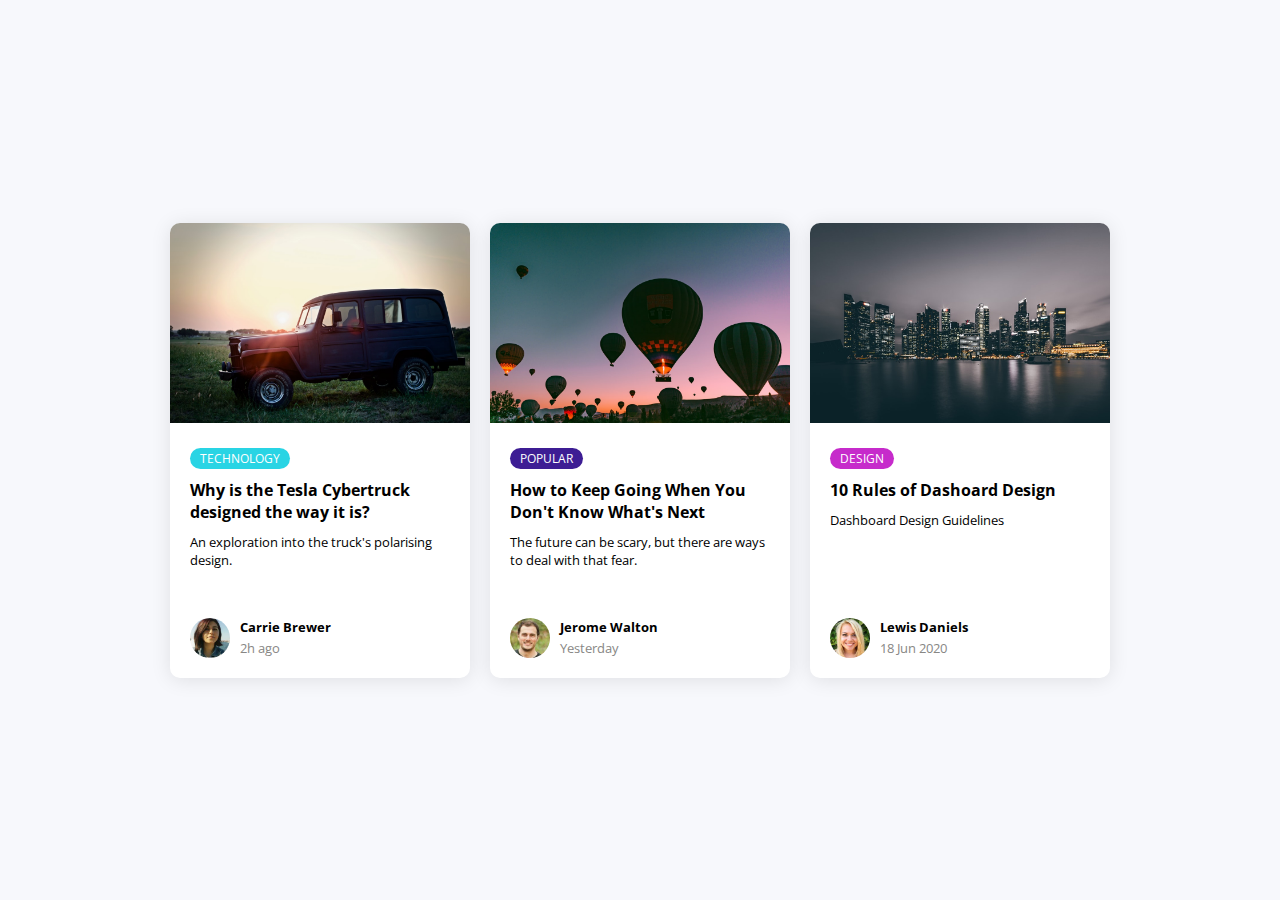
<file: 1_blog_cards/index.html>
<!DOCTYPE html>
<html lang="en">
  <head>
    <meta charset="UTF-8" />
    <meta name="viewport" content="width=device-width, initial-scale=1.0" />
    <link rel="stylesheet" href="style.css" />
    <title>Blog Cards</title>
  </head>
  <body>
    <div class="container">
      <div class="card">
        <div class="card-header"><img src="./images/rover.jpeg" alt="" /></div>
        <div class="card-body">
          <span class="tag tag-teal">Technology</span>
          <h4>Why is the Tesla Cybertruck designed the way it is?</h4>
          <p>An exploration into the truck's polarising design.</p>
          <div class="user">
            <img src="./images/user-1.jpg" alt="" />
            <div class="user-info">
              <h5>Carrie Brewer</h5>
              <small>2h ago</small>
            </div>
          </div>
        </div>
      </div>

      <div class="card">
        <div class="card-header">
          <img src="./images/ballons.jpeg" alt="" />
        </div>
        <div class="card-body">
          <span class="tag tag-purple">Popular</span>
          <h4>How to Keep Going When You Don't Know What's Next</h4>
          <p>
            The future can be scary, but there are ways to deal with that fear.
          </p>
          <div class="user">
            <img src="./images/user-2.jpg" alt="" />
            <div class="user-info">
              <h5>Jerome Walton</h5>
              <small>Yesterday</small>
            </div>
          </div>
        </div>
      </div>

      <div class="card">
        <div class="card-header"><img src="./images/city.jpeg" alt="" /></div>
        <div class="card-body">
          <span class="tag tag-pink">Design</span>
          <h4>10 Rules of Dashoard Design</h4>
          <p>Dashboard Design Guidelines</p>
          <div class="user">
            <img src="./images/user-3.jpg" alt="" />
            <div class="user-info">
              <h5>Lewis Daniels</h5>
              <small>18 Jun 2020</small>
            </div>
          </div>
        </div>
      </div>
    </div>
  </body>
</html>
</file>
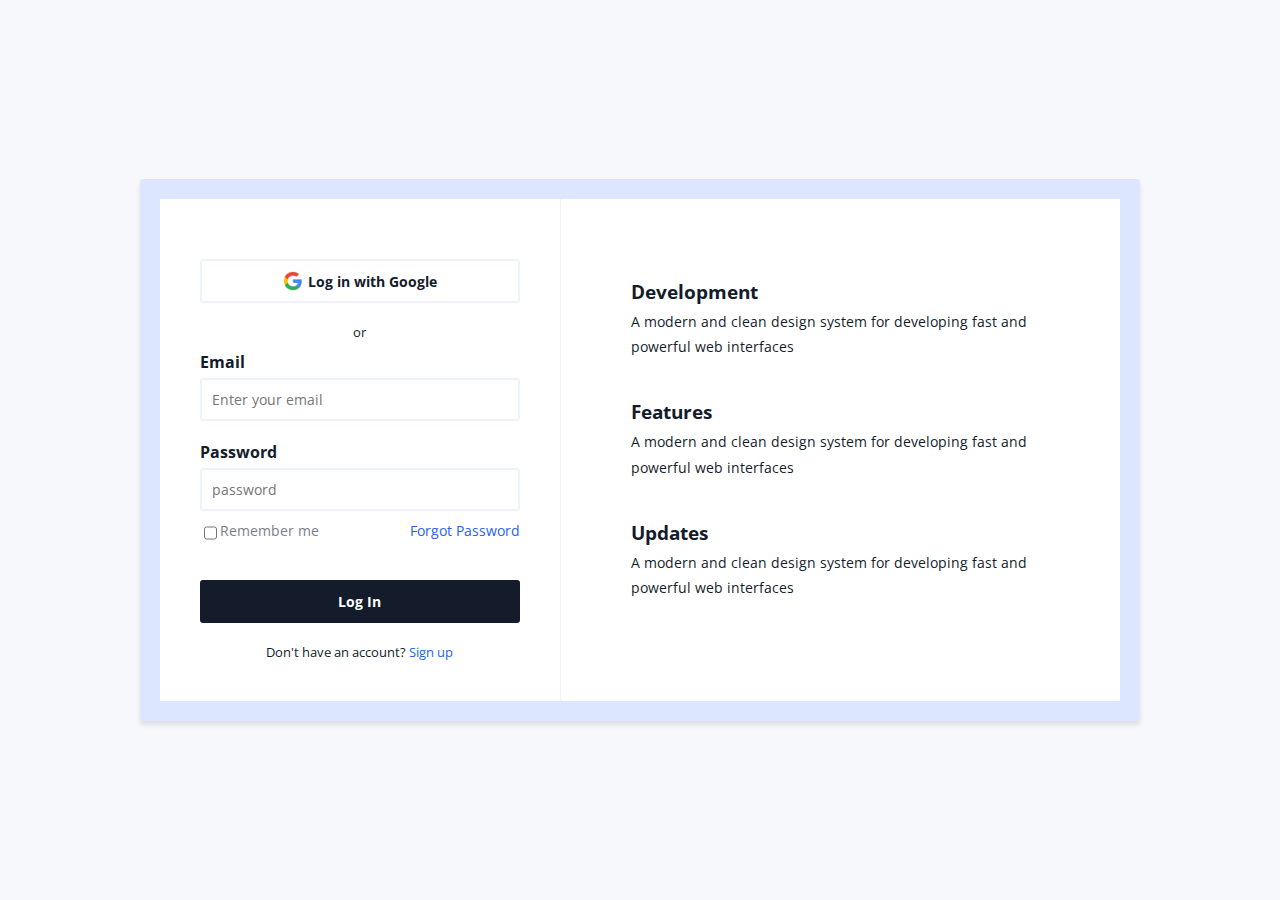
<file: 2_login/index.html>
<!DOCTYPE html>
<html lang="en">
  <head>
    <meta charset="UTF-8" />
    <meta name="viewport" content="width=device-width, initial-scale=1.0" />
    <link
      rel="stylesheet"
      href="https://cdnjs.cloudflare.com/ajax/libs/font-awesome/5.13.1/css/all.min.css"
      integrity="sha256-2XFplPlrFClt0bIdPgpz8H7ojnk10H69xRqd9+uTShA="
      crossorigin="anonymous"
    />
    <link rel="stylesheet" href="style.css" />
    <title>Login</title>
  </head>
  <body>
    <div class="container">
      <form>
        <button class="btn btn-ghost">
          <img src="./images/google.png" alt="" />
          Log in with Google
        </button>
        <small>or</small>
        <div class="form-control">
          <label for="email">Email</label>
          <input type="email" id="email" placeholder="Enter your email" />
        </div>

        <div class="form-control">
          <label for="password">Password</label>
          <input type="password" id="password" placeholder="password" />
        </div>
        <div class="checkbox-container">
          <input type="checkbox" id="remember" />
          <label for="remember">Remember me</label>

          <a href="#">Forgot Password</a>
        </div>
        <button class="btn">Log In</button>
        <small>Don't have an account? <a href="#">Sign up</a></small>
      </form>
      <div class="features">
        <div class="feature">
          <i class="fas fa-code"></i>
          <h3>Development</h3>
          <p>
            A modern and clean design system for developing fast and powerful
            web interfaces
          </p>
        </div>
        <div class="feature">
          <i class="fas fa-gift"></i>
          <h3>Features</h3>
          <p>
            A modern and clean design system for developing fast and powerful
            web interfaces
          </p>
        </div>
        <div class="feature">
          <i class="fas fa-edit"></i>
          <h3>Updates</h3>
          <p>
            A modern and clean design system for developing fast and powerful
            web interfaces
          </p>
        </div>
      </div>
    </div>
  </body>
</html>
</file>
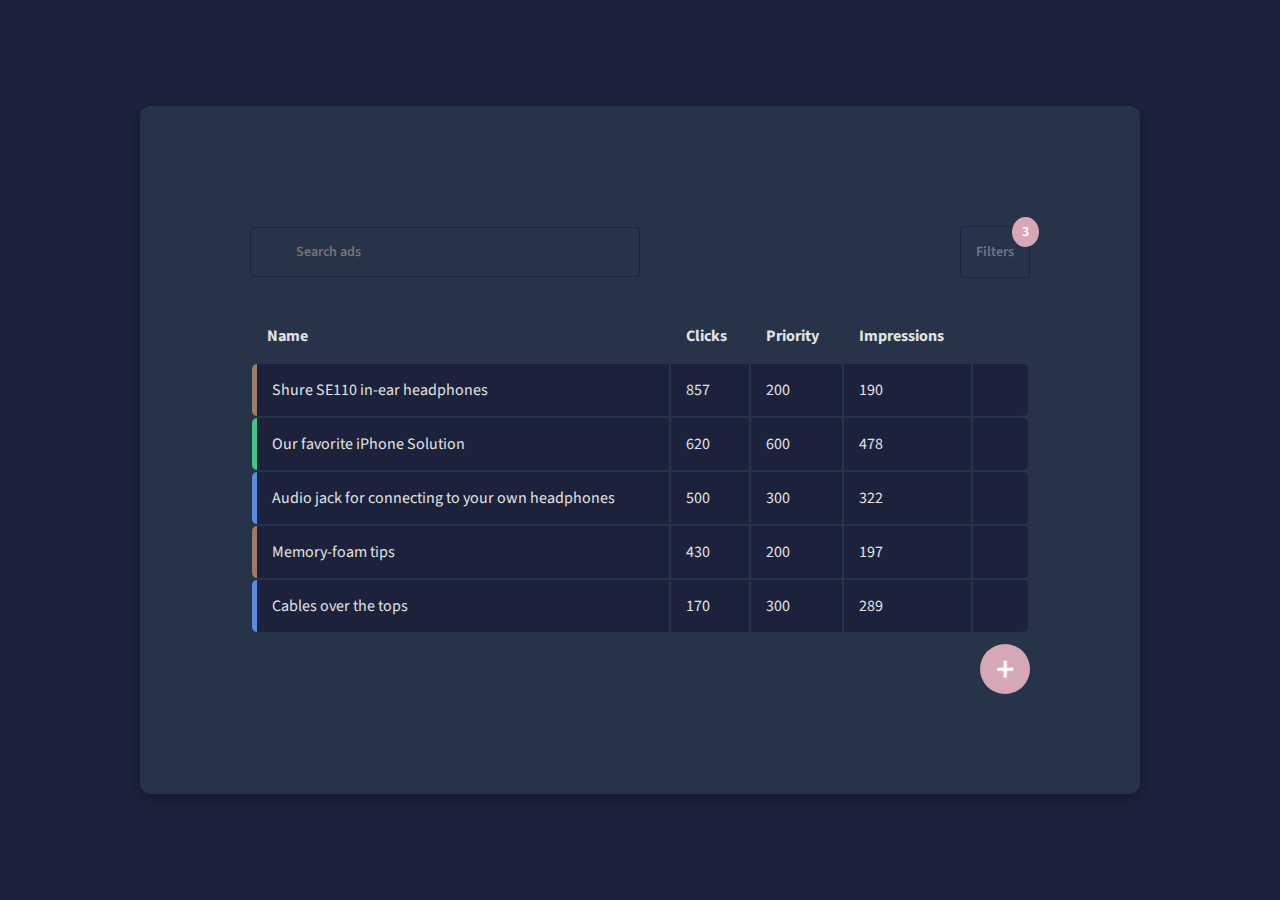
<file: 3_ads_manager/index.html>
<!DOCTYPE html>
<html lang="en">
  <head>
    <meta charset="UTF-8" />
    <meta name="viewport" content="width=device-width, initial-scale=1.0" />
    <link
      rel="stylesheet"
      href="https://cdnjs.cloudflare.com/ajax/libs/font-awesome/5.13.1/css/all.min.css"
      integrity="sha256-2XFplPlrFClt0bIdPgpz8H7ojnk10H69xRqd9+uTShA="
      crossorigin="anonymous"
    />
    <link rel="stylesheet" href="style.css" />
    <title>Ads Manager</title>
  </head>
  <body>
    <div class="container">
      <div class="modifiers">
        <div class="search-container">
          <i class="fas fa-search"></i>
          <input type="search" id="search" placeholder="Search ads" />
        </div>
        <button class="btn btn-filter">
          Filters
          <span class="badge">3</span>
        </button>
      </div>
      <table>
        <thead>
          <tr>
            <th>Name</th>
            <th>Clicks</th>
            <th>Priority</th>
            <th>Impressions</th>
            <th></th>
          </tr>
        </thead>
        <tbody>
          <tr class="priority-200">
            <td>Shure SE110 in-ear headphones</td>
            <td>857</td>
            <td>
              <i class="fas fa-circle"></i>
              200
            </td>
            <td>190</td>
            <td>
              <button class="delete"><i class="fas fa-trash"></i></button>
            </td>
          </tr>
          <tr class="priority-600">
            <td>Our favorite iPhone Solution</td>
            <td>620</td>
            <td>
              <i class="fas fa-circle"></i>
              600
            </td>
            <td>478</td>
            <td>
              <button class="delete"><i class="fas fa-trash"></i></button>
            </td>
          </tr>
          <tr class="priority-300">
            <td>Audio jack for connecting to your own headphones</td>
            <td>500</td>
            <td>
              <i class="fas fa-circle"></i>
              300
            </td>
            <td>322</td>
            <td>
              <button class="delete"><i class="fas fa-trash"></i></button>
            </td>
          </tr>
          <tr class="priority-200">
            <td>Memory-foam tips</td>
            <td>430</td>
            <td>
              <i class="fas fa-circle"></i>
              200
            </td>
            <td>197</td>
            <td>
              <button class="delete"><i class="fas fa-trash"></i></button>
            </td>
          </tr>
          <tr class="priority-300">
            <td>Cables over the tops</td>
            <td>170</td>
            <td>
              <i class="fas fa-circle"></i>
              300
            </td>
            <td>289</td>
            <td>
              <button class="delete"><i class="fas fa-trash"></i></button>
            </td>
          </tr>
        </tbody>
      </table>
      <div class="new-item">
        <p>+</p>
      </div>
    </div>
  </body>
</html>
</file>
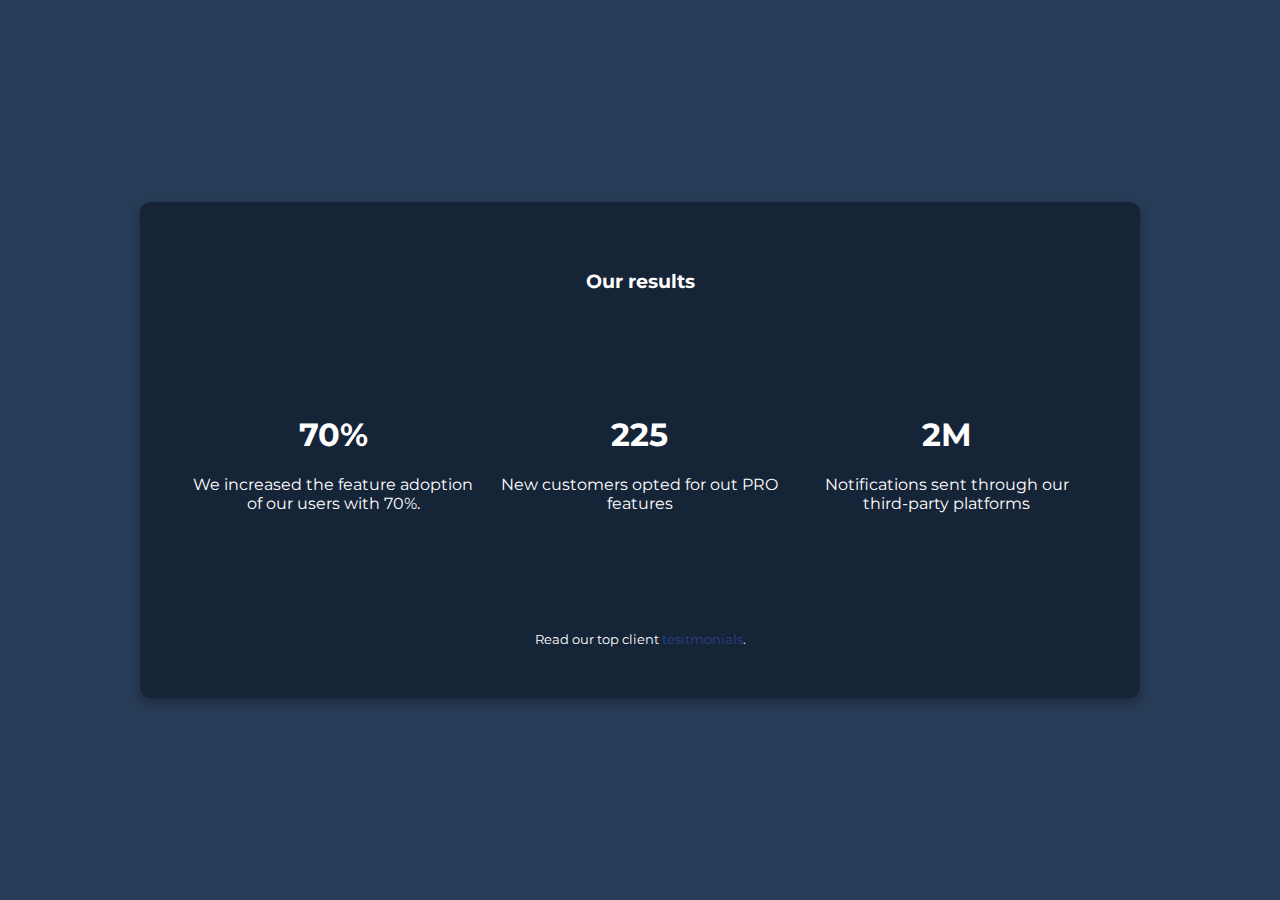
<file: 4_stats_card/index.html>
<!DOCTYPE html>
<html lang="en">
  <head>
    <meta charset="UTF-8" />
    <meta name="viewport" content="width=device-width, initial-scale=1.0" />
    <link rel="stylesheet" href="style.css" />
    <title>Stats Card</title>
  </head>
  <body>
    <div class="container">
      <h3>Our results</h3>
      <div class="stat-container">
        <div class="stat">
          <h1>70%</h1>
          <p>We increased the feature adoption of our users with 70%.</p>
        </div>
        <div class="stat">
          <h1>225</h1>
          <p>New customers opted for out PRO features</p>
        </div>
        <div class="stat">
          <h1>2M</h1>
          <p>Notifications sent through our third-party platforms</p>
        </div>
      </div>
      <small>Read our top client <a href="#">tesitmonials</a>.</small>
    </div>
  </body>
</html>
</file>
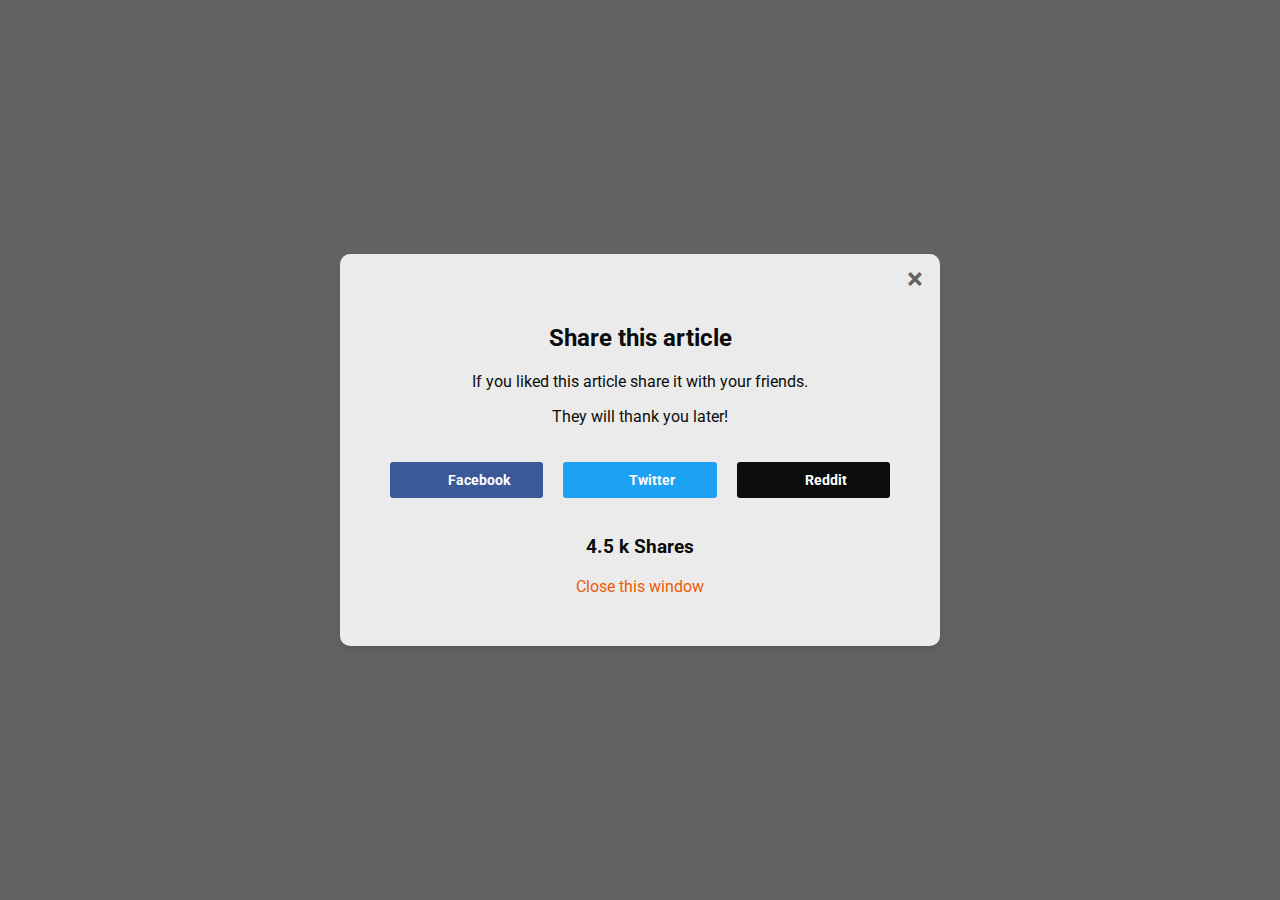
<file: 5_share_modal/index.html>
<!DOCTYPE html>
<html lang="en">
  <head>
    <meta charset="UTF-8" />
    <meta name="viewport" content="width=device-width, initial-scale=1.0" />
    <link
      rel="stylesheet"
      href="https://cdnjs.cloudflare.com/ajax/libs/font-awesome/5.13.1/css/all.min.css"
      integrity="sha256-2XFplPlrFClt0bIdPgpz8H7ojnk10H69xRqd9+uTShA="
      crossorigin="anonymous"
    />
    <link rel="stylesheet" href="style.css" />
    <title>Share Modal</title>
  </head>
  <body>
    <div class="container">
      <div class="close">
        <button class="btn btn-close" aria-label="Close Account Info Modal Box">
          ×
        </button>
      </div>
      <div class="info">
        <h2>Share this article</h2>
        <p>If you liked this article share it with your friends.</p>
        <p>They will thank you later!</p>
      </div>
      <div class="btn-container">
        <button class="btn btn-facebook">
          <i class="fab fa-facebook-f"></i>
          Facebook
        </button>
        <button class="btn btn-twitter">
          <i class="fab fa-twitter"></i>
          Twitter
        </button>
        <button class="btn btn-reddit">
          <i class="fab fa-reddit-alien"></i>
          Reddit
        </button>
      </div>
      <div class="share-count">
        <h3>4.5 k Shares</h3>
      </div>
      <a href="#">Close this window</a>
    </div>
  </body>
</html>
</file>
<file: 1_blog_cards/style.css>
@import url("https://fonts.googleapis.com/css2?family=Open+Sans:wght@400;600&display=swap");

* {
  box-sizing: border-box;
}

body {
  background-color: #f7f8fc;
  font-family: "Open Sans", sans-serif;
  display: flex;
  align-items: center;
  justify-content: center;
  height: 100vh;
  margin: 0;
}

.container {
  display: grid;
  grid-template-columns: repeat(3, 1fr);
  gap: 20px;
  width: 940px;
  margin: auto;
}

.card {
  background-color: #fff;
  border-radius: 10px;
  box-shadow: 0 2px 20px rgba(0, 0, 0, 0.1);
  overflow: hidden;
  width: 300px;
}

.card-header img {
  width: 100%;
  height: 200px;
  object-fit: cover;
}

.card-body {
  display: flex;
  flex-direction: column;
  align-items: flex-start;
  padding: 20px;
  min-height: 250px;
}

.tag {
  background-color: #777;
  border-radius: 50px;
  font-size: 12px;
  margin: 0;
  color: #fff;
  padding: 2px 10px;
  text-transform: uppercase;
}

.tag-teal {
  background-color: #29d4e4;
}

.tag-purple {
  background-color: #3d1d94;
}

.tag-pink {
  background-color: #c62bcb;
}

.card-body h4 {
  margin: 10px 0;
}

.card-body p {
  font-size: 13px;
  margin: 0 0 40px;
}

.user {
  display: flex;
  margin-top: auto;
}

.user img {
  width: 40px;
  height: 40px;
  border-radius: 50%;
  margin-right: 10px;
}

.user-info h5 {
  margin: 0;
}

.user-info small {
  color: #888785;
}

@media (max-width: 940px) {
  .container {
    grid-template-columns: 1fr;
    justify-items: center;
  }
}
</file>
<file: 2_login/style.css>
@import url("https://fonts.googleapis.com/css2?family=Open+Sans:wght@400;600&display=swap");

* {
  box-sizing: border-box;
}

body {
  background-color: #f7f8fc;
  color: #141c2c;
  font-family: "Open Sans", sans-serif;
  display: flex;
  align-items: center;
  justify-content: center;
  height: 100vh;
  margin: 0;
}

a {
  color: #2762eb;
  text-decoration: none;
}

.container {
  background-color: #fff;
  border-radius: 3px;
  border: 20px solid #dce7ff;
  width: 1000px;
  max-width: 100%;
  display: flex;
  box-shadow: 0 4px 5px rgba(0, 0, 0, 0.1);
}

form {
  border-right: 1px solid #ecf2ff;
  display: flex;
  flex-direction: column;
  align-items: center;
  justify-content: center;
  padding: 40px;
  flex: 1;
}

.form-control {
  margin: 10px 0;
  width: 100%;
}

label {
  display: inline-block;
  font-weight: bold;
  margin-bottom: 5px;
}

input:not([type="checkbox"]) {
  background-color: transparent;
  border: 2px solid #ecf2ff;
  border-radius: 3px;
  font-family: inherit;
  font-size: 14px;
  padding: 10px;
  width: 100%;
}

.checkbox-container {
  display: flex;
  justify-content: space-between;
  font-size: 14px;
  margin-bottom: 15px;
  width: 100%;
}

.checkbox-container label {
  color: #7a7e8c;
  font-weight: normal;
}

.checkbox-container a {
  margin-left: auto;
}

.btn {
  cursor: pointer;
  background-color: #141c2c;
  border: 2px solid #141c2c;
  border-radius: 3px;
  color: #fff;
  display: flex;
  align-items: center;
  justify-content: center;
  font-family: inherit;
  font-weight: bold;
  font-size: 14px;
  padding: 10px;
  margin: 20px 0;
  width: 100%;
}

.btn-ghost {
  background-color: transparent;
  border-color: #ecf2ff;
  color: #141c2c;
}

.btn img {
  margin-right: 5px;
  width: 20px;
}

.features {
  flex: 1.5;
  padding: 40px;
}

.feature {
  padding-left: 30px;
  position: relative;
  margin: 40px 0;
}

.feature i {
  color: #2762eb;
  position: absolute;
  top: 5px;
  left: 0;
}

.feature h3 {
  margin: 0;
}

.feature p {
  font-size: 14px;
  line-height: 1.8;
  margin: 5px 0;
}

@media (max-width: 768px) {
  body {
    align-items: flex-start;
  }
  .container {
    flex-direction: column;
  }
  form {
    border-right: 0;
  }
}
</file>
<file: 3_ads_manager/style.css>
@import url("https://fonts.googleapis.com/css2?family=Source+Sans+Pro:wght@200;600&display=swap");

* {
  box-sizing: border-box;
}

body {
  background-color: #1c223b;
  color: #fff;
  font-family: "Source Sans Pro", sans-serif;
  display: flex;
  align-items: center;
  justify-content: center;
  height: 100vh;
  margin: 0;
}

.container {
  background-color: #273349;
  border-radius: 10px;
  box-shadow: 0 5px 10px rgba(12, 16, 31, 0.4);
  padding: 100px;
  margin: auto;
  width: 1000px;
}

.modifiers {
  display: flex;
  flex-direction: row;
  align-items: center;
  justify-content: space-between;
  padding: 0 10px;
  width: 100%;
}

.search-container {
  display: flex;
  flex-direction: row;
  align-items: center;
  justify-content: space-between;
  border: 1px solid #1d2545;
  border-radius: 3px;
  color: #6f7389;
  font-family: inherit;
  font-weight: 600;
  font-size: 14px;
  padding-left: 15px;
  width: 50%;
  height: 50px;
}

.search-container i {
  flex: 1;
}

input {
  flex: 12;
  background-color: transparent;
  border: 0;
  color: #fff;
  font: inherit;
  width: 100%;
  height: 100%;
}

input:focus {
  outline: none;
}

.btn {
  cursor: pointer;
  background-color: transparent;
  border: 1px solid #1d2545;
  border-radius: 3px;
  color: #6f7389;
  position: relative;
  display: inline-block;
  font-family: inherit;
  font-weight: 600;
  font-size: 14px;
  padding: 15px;
  margin: 20px 0;
}

.btn .badge {
  position: absolute;
  top: -10px;
  right: -10px;
  padding: 5px 10px;
  border-radius: 50%;
  background: #d6a8b7;
  color: #fff;
}

table {
  color: #e2e2e2;
  padding: 10px;
  width: 100%;
}

table th,
table td {
  padding: 15px;
  text-align: left;
}

table tbody tr {
  background-color: #1c223b;
}

table tbody tr:hover {
  background-color: #151b31;
  box-shadow: 0 3px 5px rgba(0, 0, 0, 0.2);
}

table tbody tr td:first-of-type {
  border-top-left-radius: 5px;
  border-bottom-left-radius: 5px;
}

table tbody tr td:last-of-type {
  border-top-right-radius: 5px;
  border-bottom-right-radius: 5px;
  text-align: center;
}

table tbody tr.priority-200 td:first-of-type {
  border-left: 5px solid #9c7c64;
}

table tbody tr.priority-300 td:first-of-type {
  border-left: 5px solid #5c8cdc;
}

table tbody tr.priority-600 td:first-of-type {
  border-left: 5px solid #40c587;
}

table tbody tr td .fa-circle {
  transform: scale(0.5);
}

table tbody tr.priority-200 td .fa-circle {
  color: #9c7c64;
}

table tbody tr.priority-300 td .fa-circle {
  color: #5c8cdc;
}

table tbody tr.priority-600 td .fa-circle {
  color: #40c587;
}

.delete {
  cursor: pointer;
  background-color: #242c4c;
  border: 0;
  border-radius: 2px;
  color: #909090;
  font-size: 16px;
  padding: 5px 10px;
  opacity: 0;
}

table tbody tr:hover .delete {
  opacity: 1;
}

.new-item {
  display: flex;
  flex-direction: row;
  align-items: flex-end;
  justify-content: flex-end;
  padding: 0 10px;
  width: 100%;
}

.new-item p {
  display: flex;
  justify-content: center;
  align-items: center;
  margin: 0;
  font-family: inherit;
  font-size: 36px;
  font-weight: 600;
  width: 50px;
  height: 50px;
  background-color: #d6a8b7;
  border-radius: 50%;
}

@media (max-width: 768px) {
  .container {
    padding: 20px;
  }

  table tbody tr .delete {
    opacity: 1;
  }

  table th:nth-of-type(3),
  table td:nth-of-type(3) {
    display: none;
  }
}
</file>
<file: 4_stats_card/style.css>
@import url("https://fonts.googleapis.com/css2?family=Montserrat:wght@400;600&display=swap");

* {
  box-sizing: border-box;
}

body {
  background-color: #273c56;
  color: #fff;
  font-family: "Montserrat", sans-serif;
  display: flex;
  align-items: center;
  justify-content: center;
  height: 100vh;
  margin: 0;
}

.container {
  background-color: #162438;
  border-radius: 10px;
  box-shadow: 0 5px 10px rgba(12, 16, 31, 0.4);
  padding: 50px 0;
  margin: auto;
  width: 1000px;
  text-align: center;
}

.stat-container {
  display: grid;
  grid-template-columns: repeat(3, 1fr);
  gap: 20px;
  width: 900px;
  margin: 100px auto;
}

a {
  color: #2b418c;
  text-decoration: none;
}
</file>
<file: 5_share_modal/style.css>
@import url("https://fonts.googleapis.com/css2?family=Roboto:wght@300;700&display=swap");

* {
  box-sizing: border-box;
}

body {
  background-color: #636364;
  color: #0b0d0d;
  font-family: "Roboto", sans-serif;
  display: flex;
  align-items: center;
  justify-content: center;
  height: 100vh;
  margin: 0;
}

.container {
  background-color: #ebebeb;
  border-radius: 10px;
  box-shadow: 0 5px 10px rgba(0, 0, 0, 0.1);
  padding-bottom: 50px;
  margin: auto;
  width: 600px;
  text-align: center;
}

a {
  color: #ee5b06;
  text-decoration: none;
}

.close {
  display: flex;
  align-items: flex-end;
  justify-content: flex-end;
}

.btn-container {
  display: grid;
  grid-template-columns: repeat(3, 1fr);
  gap: 20px;
  width: 500px;
  margin: auto;
}

.btn {
  cursor: pointer;
  border-radius: 3px;
  color: #fff;
  display: flex;
  align-items: center;
  justify-content: center;
  font-family: inherit;
  font-weight: bold;
  font-size: 14px;
  padding: 10px;
  margin: 20px 0;
}

.btn-close {
  background-color: transparent;
  border: none;
  outline: none;
  color: #636364;
  font-size: 30px;
  margin: 0;
  padding: 25px;
  width: 25px;
  height: 25px;
}

.btn-facebook {
  background-color: #3b5998;
  border: 0;
}

.btn-twitter {
  background-color: #1da1f2;
  border: 0;
}

.btn-reddit {
  background-color: #0b0d0d;
  border: 0;
}

.btn i {
  margin-right: 5px;
  width: 20px;
}
</file>
